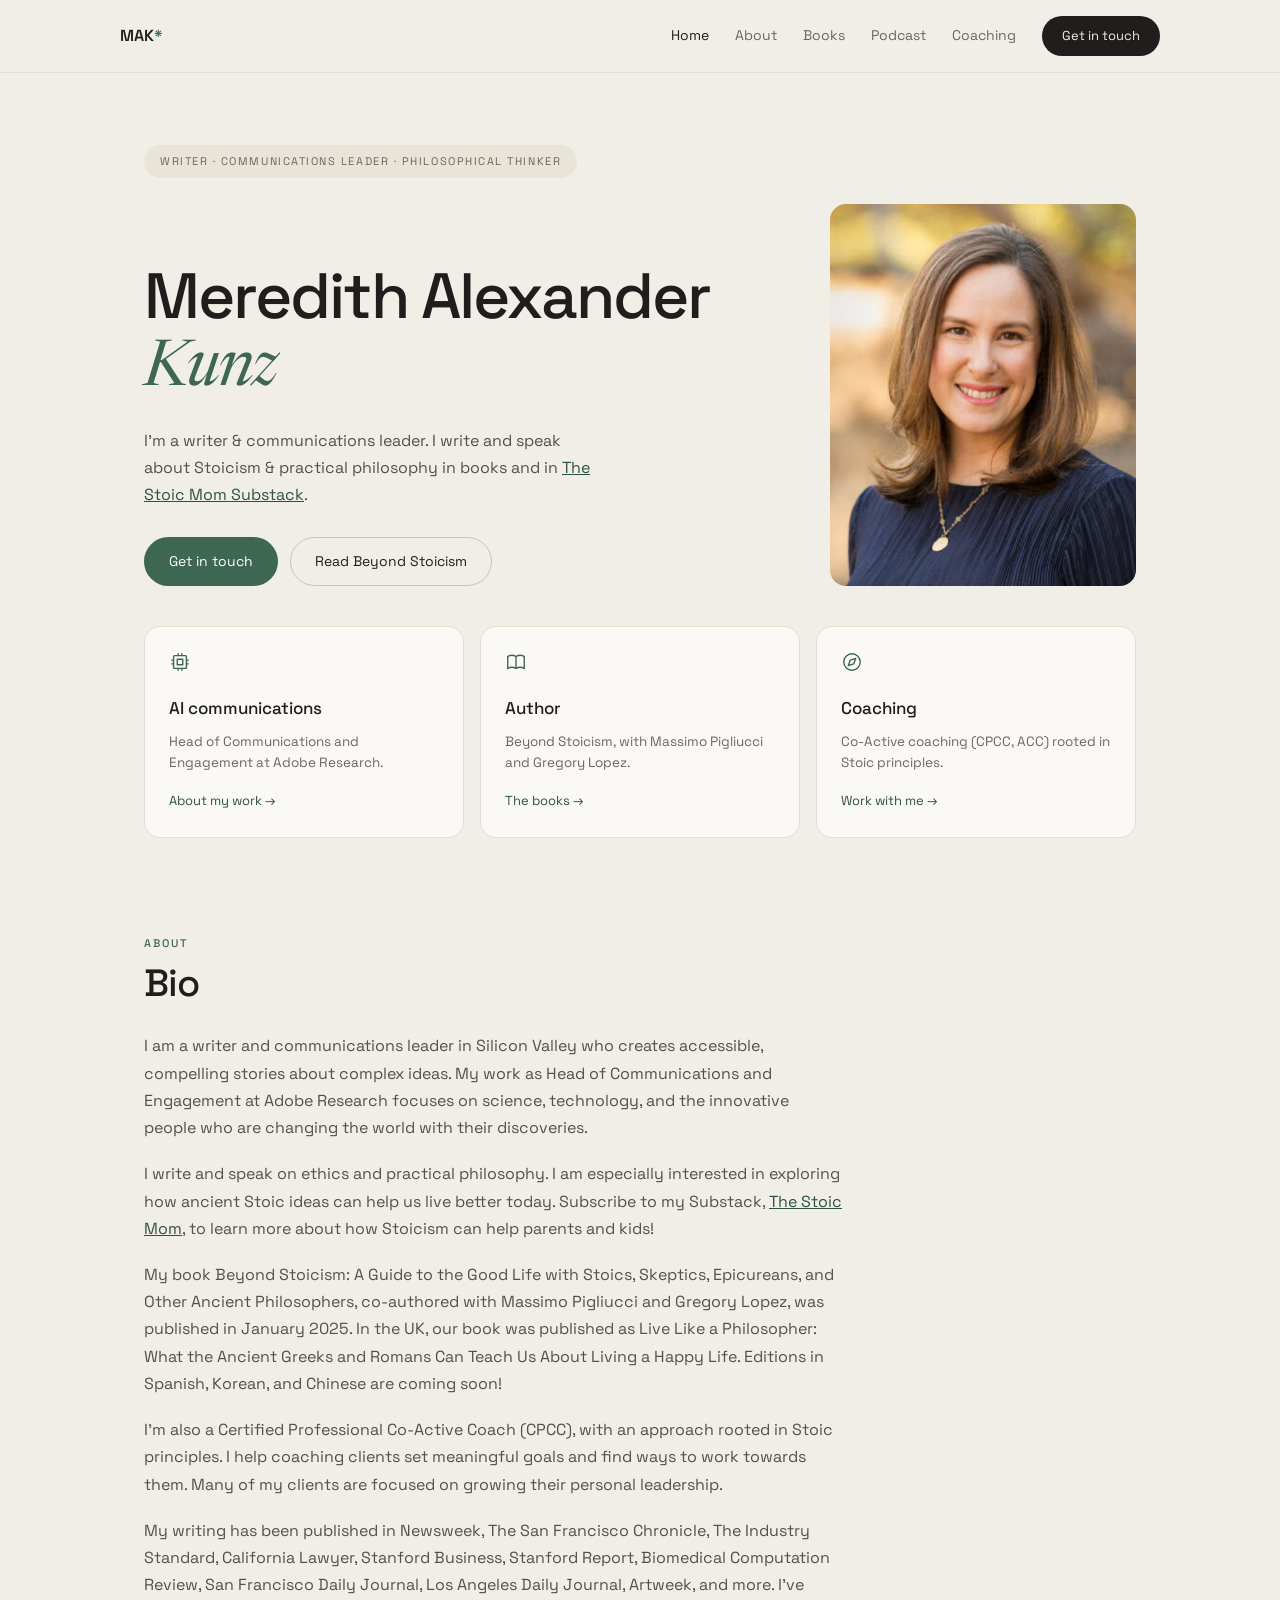
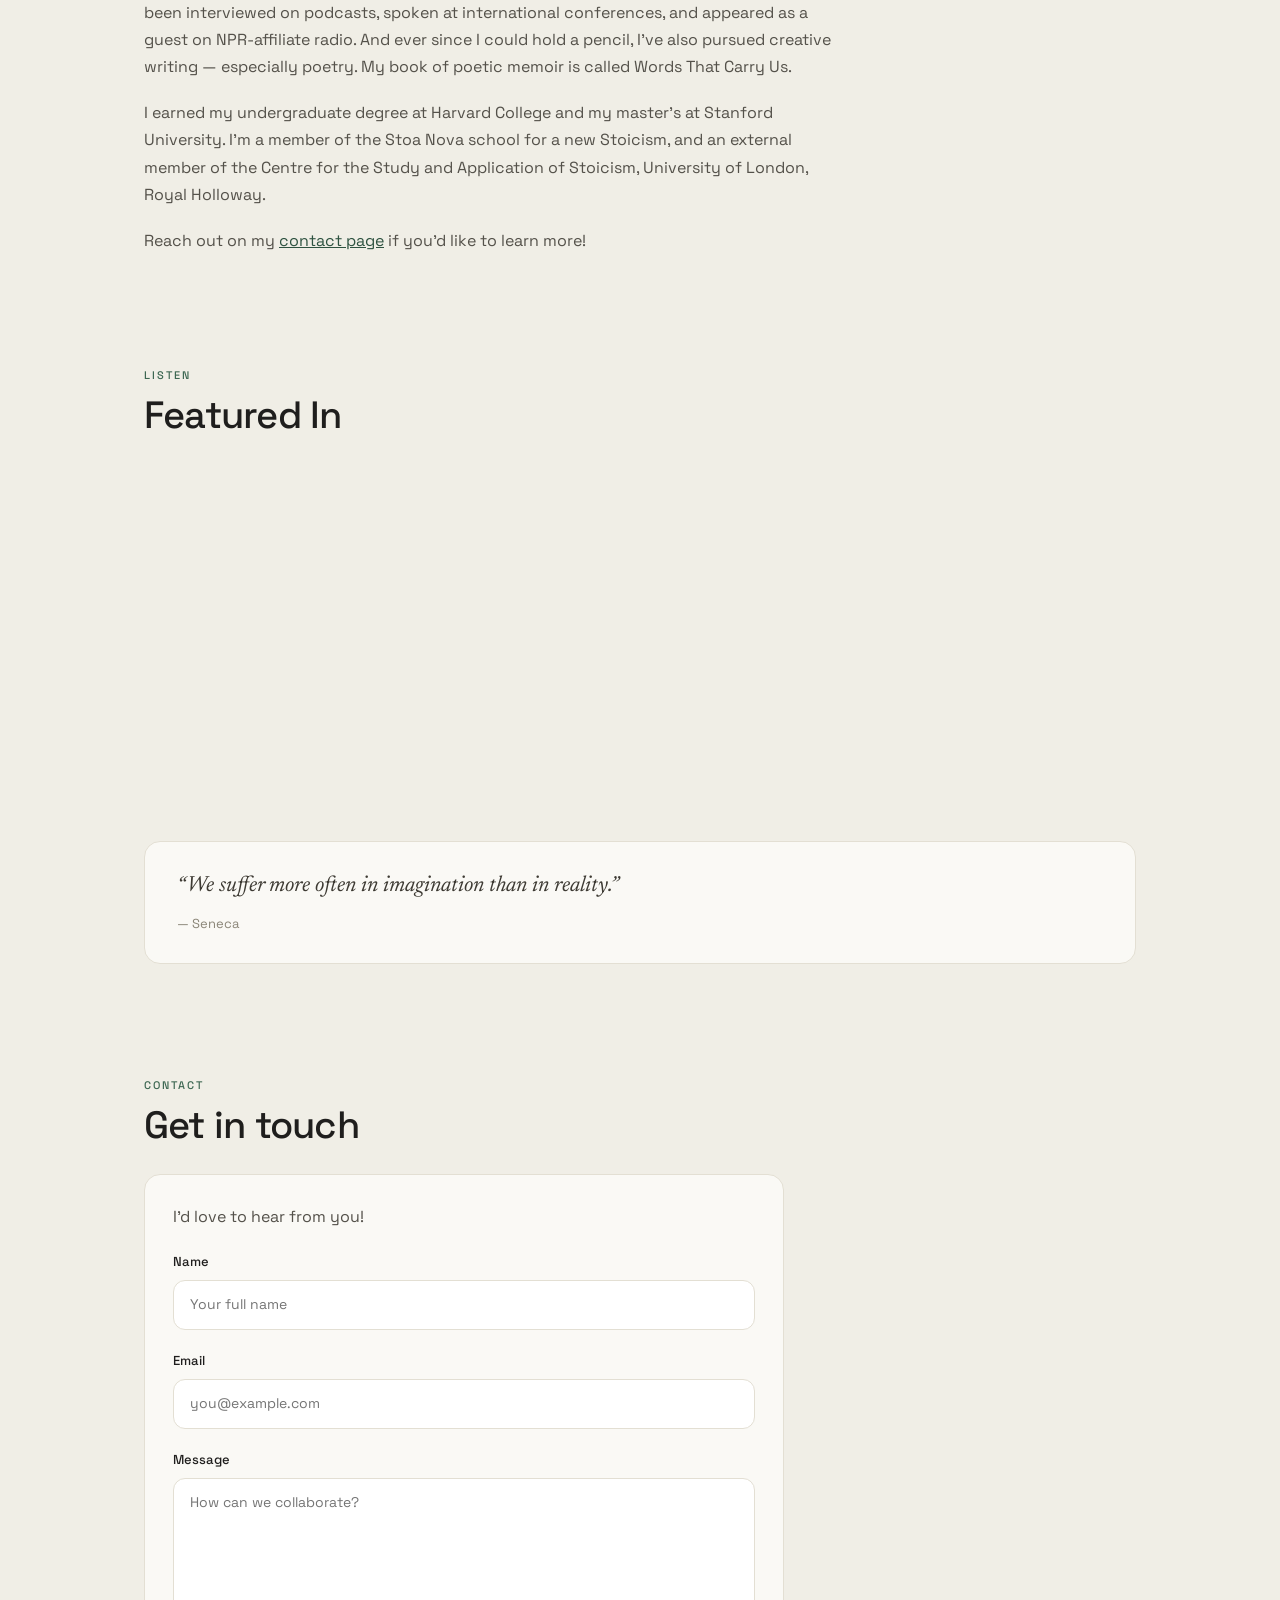
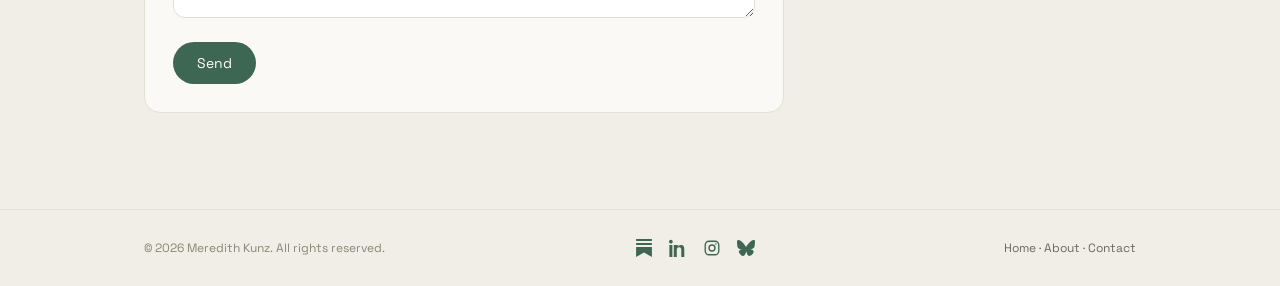
<file: index.html>
<!DOCTYPE html>
<html lang="en">
<head>
  <meta charset="utf-8" />
  <meta name="viewport" content="width=device-width, initial-scale=1" />
  <title>Meredith Alexander Kunz — Writer &amp; Communications Leader</title>
  <meta name="description" content="Writer, AI communications leader, and co-author of Beyond Stoicism." />

  <link rel="preconnect" href="https://fonts.googleapis.com">
  <link rel="preconnect" href="https://fonts.gstatic.com" crossorigin>
  <link href="https://fonts.googleapis.com/css2?family=Space+Grotesk:wght@400;500;600&family=Newsreader:ital,opsz,wght@0,6..72,400;1,6..72,400;1,6..72,500&display=swap" rel="stylesheet">
  <link rel="stylesheet" href="style.css" />
</head>
<body>

  <header>
    <div class="container nav">
      <a class="brand" href="index.html" aria-label="Meredith Alexander Kunz — Home">MAK<em>*</em></a>

      <button class="menu-toggle" id="menuToggle" aria-controls="primaryNav" aria-expanded="false" aria-label="Toggle navigation">
        <span></span><span></span><span></span>
      </button>

      <nav id="primaryNav" class="menu" aria-label="Primary">
        <a href="index.html" class="active">Home</a>
        <a href="#about">About</a>
        <a href="books.html">Books</a>
        <a href="podcast.html">Podcast</a>
        <a href="coaching.html">Coaching</a>
        <a href="#contact" class="nav-cta">Get in touch</a>
      </nav>
    </div>
  </header>

  <main>

    <div id="home" class="hero">
      <div class="container">
        <span class="eyebrow">Writer · Communications Leader · Philosophical Thinker</span>
        <div class="hero-grid">
          <div class="hero-copy reveal">
            <h1>Meredith Alexander <span class="serif">Kunz</span></h1>
            <p class="lead">I'm a writer &amp; communications leader. I write and speak about Stoicism &amp; practical philosophy in books and in <a href="https://substack.com/@thestoicmom" style="color:var(--accent-deep); text-decoration:underline">The Stoic Mom Substack</a>.</p>
            <div class="hero-actions">
              <a class="btn btn-primary" href="#contact">Get in touch</a>
              <a class="btn btn-ghost" href="books.html">Read Beyond Stoicism</a>
            </div>
          </div>
          <div class="hero-media reveal">
            <img class="portrait" src="images/portrait.png" alt="Portrait of Meredith Kunz">
          </div>
        </div>

        <div class="pillars">
          <a class="pillar reveal" href="#about">
            <svg width="22" height="22" viewBox="0 0 24 24" fill="none" stroke="currentColor" stroke-width="1.5" stroke-linecap="round" stroke-linejoin="round" aria-hidden="true"><rect x="5" y="5" width="14" height="14" rx="1"/><rect x="9" y="9" width="6" height="6"/><path d="M3 10h2M3 14h2M10 3v2M14 3v2M21 10h-2M21 14h-2M10 21v-2M14 21v-2"/></svg>
            <h3>AI communications</h3>
            <p>Head of Communications and Engagement at Adobe Research.</p>
            <span class="more">About my work →</span>
          </a>
          <a class="pillar reveal" href="books.html">
            <svg width="22" height="22" viewBox="0 0 24 24" fill="none" stroke="currentColor" stroke-width="1.5" stroke-linecap="round" stroke-linejoin="round" aria-hidden="true"><path d="M3 19a9 9 0 0 1 9 0 9 9 0 0 1 9 0"/><path d="M3 6a9 9 0 0 1 9 0 9 9 0 0 1 9 0"/><path d="M3 6v13M12 6v13M21 6v13"/></svg>
            <h3>Author</h3>
            <p>Beyond Stoicism, with Massimo Pigliucci and Gregory Lopez.</p>
            <span class="more">The books →</span>
          </a>
          <a class="pillar reveal" href="coaching.html">
            <svg width="22" height="22" viewBox="0 0 24 24" fill="none" stroke="currentColor" stroke-width="1.5" stroke-linecap="round" stroke-linejoin="round" aria-hidden="true"><circle cx="12" cy="12" r="9"/><path d="M8 16l2-6 6-2-2 6-6 2"/></svg>
            <h3>Coaching</h3>
            <p>Co-Active coaching (CPCC, ACC) rooted in Stoic principles.</p>
            <span class="more">Work with me →</span>
          </a>
        </div>
      </div>
    </div>

    <section id="about">
      <div class="container">
        <p class="section-label reveal">About</p>
        <h2 class="section-title reveal">Bio</h2>
        <div class="prose reveal">
          <p>I am a writer and communications leader in Silicon Valley who creates accessible, compelling stories about complex ideas. My work as Head of Communications and Engagement at Adobe Research focuses on science, technology, and the innovative people who are changing the world with their discoveries.</p>
          <p>I write and speak on ethics and practical philosophy. I am especially interested in exploring how ancient Stoic ideas can help us live better today. Subscribe to my Substack, <a href="https://substack.com/@thestoicmom" style="color:var(--accent-deep); text-decoration:underline">The Stoic Mom</a>, to learn more about how Stoicism can help parents and kids!</p>
          <p>My book Beyond Stoicism: A Guide to the Good Life with Stoics, Skeptics, Epicureans, and Other Ancient Philosophers, co-authored with Massimo Pigliucci and Gregory Lopez, was published in January 2025. In the UK, our book was published as Live Like a Philosopher: What the Ancient Greeks and Romans Can Teach Us About Living a Happy Life. Editions in Spanish, Korean, and Chinese are coming soon!</p>
          <p>I'm also a Certified Professional Co-Active Coach (CPCC), with an approach rooted in Stoic principles. I help coaching clients set meaningful goals and find ways to work towards them. Many of my clients are focused on growing their personal leadership.</p>
          <p>My writing has been published in Newsweek, The San Francisco Chronicle, The Industry Standard, California Lawyer, Stanford Business, Stanford Report, Biomedical Computation Review, San Francisco Daily Journal, Los Angeles Daily Journal, Artweek, and more. I've been interviewed on podcasts, spoken at international conferences, and appeared as a guest on NPR-affiliate radio. And ever since I could hold a pencil, I've also pursued creative writing — especially poetry. My book of poetic memoir is called Words That Carry Us.</p>
          <p>I earned my undergraduate degree at Harvard College and my master's at Stanford University. I'm a member of the Stoa Nova school for a new Stoicism, and an external member of the Centre for the Study and Application of Stoicism, University of London, Royal Holloway.</p>
          <p>Reach out on my <a href="#contact" style="color:var(--accent-deep); text-decoration:underline">contact page</a> if you'd like to learn more!</p>
        </div>
      </div>
    </section>

    <section id="featured">
      <div class="container">
        <p class="section-label reveal">Listen</p>
        <h2 class="section-title reveal">Featured In</h2>
        <div class="gallery reveal">
          <iframe title="Podcast episode featuring Meredith Kunz" src="https://open.spotify.com/embed/episode/0V31berXcE5H8wZIDwS4mE?utm_source=generator" height="352" allowfullscreen allow="autoplay; clipboard-write; encrypted-media; fullscreen; picture-in-picture" loading="lazy"></iframe>
          <iframe title="Podcast episode featuring Meredith Kunz" src="https://open.spotify.com/embed/episode/3QJoCisEO9tvgPQ6ZmS5tC?utm_source=generator" height="352" allowfullscreen allow="autoplay; clipboard-write; encrypted-media; fullscreen; picture-in-picture" loading="lazy"></iframe>
          <iframe title="The Philosopher's Compass podcast" src="https://open.spotify.com/embed/show/7JMeh4FedVZ8nsw1fzoGtS?utm_source=generator" height="352" allowfullscreen allow="autoplay; clipboard-write; encrypted-media; fullscreen; picture-in-picture" loading="lazy"></iframe>
        </div>

        <div class="quote-card reveal" style="margin-top:24px">
          <blockquote>&ldquo;We suffer more often in imagination than in reality.&rdquo;</blockquote>
          <cite>— Seneca</cite>
        </div>
      </div>
    </section>

    <section id="contact">
      <div class="container">
        <p class="section-label reveal">Contact</p>
        <h2 class="section-title reveal">Get in touch</h2>
        <div class="card reveal" style="max-width:640px">
          <p style="margin-top:0; color:var(--ink-soft)">I'd love to hear from you!</p>
          <form name="contact" method="post" action="#">
            <div>
              <label for="name">Name</label>
              <input id="name" name="name" type="text" placeholder="Your full name" required>
            </div>
            <div>
              <label for="email">Email</label>
              <input id="email" name="email" type="email" placeholder="you@example.com" required>
            </div>
            <div>
              <label for="message">Message</label>
              <textarea id="message" name="message" placeholder="How can we collaborate?" required></textarea>
            </div>
            <button class="btn btn-primary" type="submit">Send</button>
          </form>
        </div>
      </div>
    </section>

  </main>

  <footer>
    <div class="container footer-row">
      <small>© <span id="year"></span> Meredith Kunz. All rights reserved.</small>
      <div class="socials">
        <a href="https://substack.com/@thestoicmom" target="_blank" rel="noopener" aria-label="Substack">
          <svg viewBox="0 0 24 24" fill="currentColor" aria-hidden="true"><path d="M22.54 8.06H1.46V5.28h21.08zM1.46 10.6h21.08V24L12 18.11 1.46 24zM22.54 0H1.46v2.78h21.08z"/></svg>
        </a>
        <a href="https://www.linkedin.com/in/yourprofile" target="_blank" rel="noopener" aria-label="LinkedIn">
          <svg viewBox="0 0 24 24" fill="currentColor" aria-hidden="true"><path d="M4.98 3.5C4.98 4.88 3.87 6 2.5 6S0 4.88 0 3.5 1.12 1 2.5 1s2.48 1.12 2.48 2.5zM.5 8h4v16h-4V8zm7.5 0h3.8v2.2h.05c.53-1 1.83-2.2 3.77-2.2 4.03 0 4.78 2.65 4.78 6.1V24h-4v-8.5c0-2-.03-4.6-2.8-4.6-2.8 0-3.23 2.2-3.23 4.45V24h-4V8z"/></svg>
        </a>
        <a href="https://www.instagram.com/the.stoic.mom/" target="_blank" rel="noopener" aria-label="Instagram">
          <svg viewBox="0 0 24 24" fill="none" stroke="currentColor" stroke-width="1.8" aria-hidden="true"><rect x="3" y="3" width="18" height="18" rx="5"/><circle cx="12" cy="12" r="4"/><circle cx="17.2" cy="6.8" r="1" fill="currentColor" stroke="none"/></svg>
        </a>
        <a href="https://bsky.app/profile/stoicwoman.bsky.social" target="_blank" rel="noopener" aria-label="Bluesky">
          <svg viewBox="0 0 24 24" fill="currentColor" aria-hidden="true"><path d="M12 10.8c-1.087-2.114-4.046-6.053-6.798-7.995C2.566.944 1.561 1.266.902 1.565.139 1.908 0 3.08 0 3.768c0 .69.378 5.65.624 6.479.815 2.736 3.713 3.66 6.383 3.364.136-.02.275-.039.415-.056-3.912.58-7.387 2.005-2.83 7.078 5.013 5.19 6.87-1.113 7.823-4.308.953 3.195 2.05 9.271 7.733 4.308 4.267-4.308 1.172-6.498-2.74-7.078a8.741 8.741 0 0 1-.415-.056c2.67.297 5.568-.628 6.383-3.364.246-.828.624-5.79.624-6.478 0-.69-.139-1.861-.902-2.206-.659-.298-1.664-.62-4.3 1.24C16.046 4.748 13.087 8.687 12 10.8Z"/></svg>
        </a>
      </div>
      <nav aria-label="Footer" style="font-size:12px; color:var(--muted)">
        <a href="index.html">Home</a> · <a href="#about">About</a> · <a href="#contact">Contact</a>
      </nav>
    </div>
  </footer>

  <script src="script.js"></script>
</body>
</html>
</file>
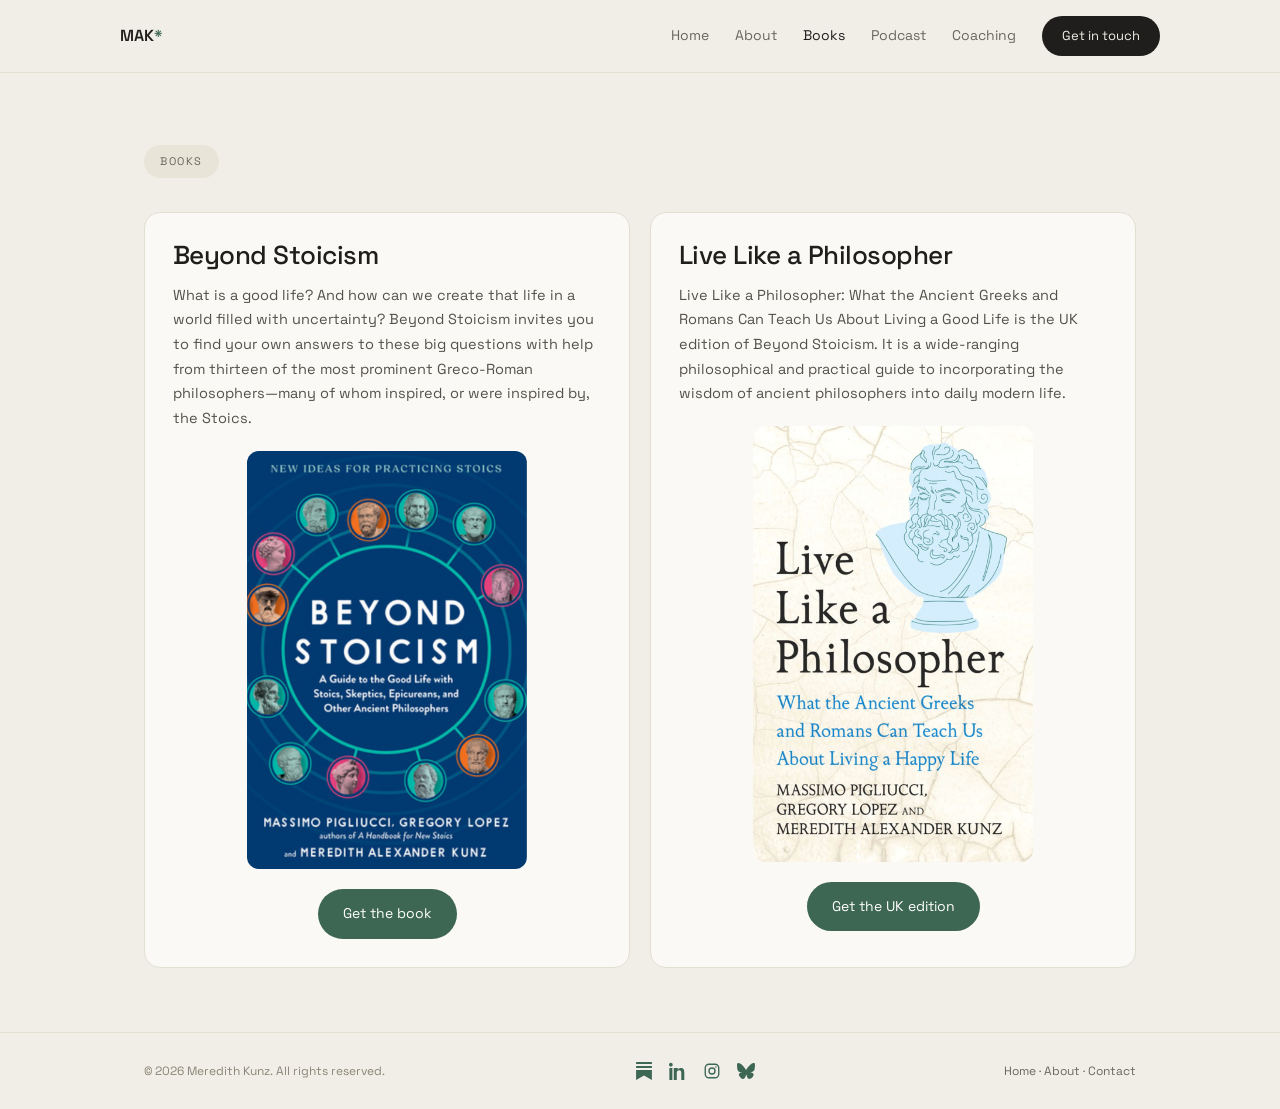
<file: books.html>
<!DOCTYPE html>
<html lang="en">
<head>
  <meta charset="utf-8" />
  <meta name="viewport" content="width=device-width, initial-scale=1" />
  <title>Books — Meredith Alexander Kunz</title>
  <meta name="description" content="Beyond Stoicism and Live Like a Philosopher, co-authored by Meredith Alexander Kunz." />

  <link rel="preconnect" href="https://fonts.googleapis.com">
  <link rel="preconnect" href="https://fonts.gstatic.com" crossorigin>
  <link href="https://fonts.googleapis.com/css2?family=Space+Grotesk:wght@400;500;600&family=Newsreader:ital,opsz,wght@0,6..72,400;1,6..72,400;1,6..72,500&display=swap" rel="stylesheet">
  <link rel="stylesheet" href="style.css" />
</head>
<body>

  <header>
    <div class="container nav">
      <a class="brand" href="index.html" aria-label="Meredith Alexander Kunz — Home">MAK<em>*</em></a>

      <button class="menu-toggle" id="menuToggle" aria-controls="primaryNav" aria-expanded="false" aria-label="Toggle navigation">
        <span></span><span></span><span></span>
      </button>

      <nav id="primaryNav" class="menu" aria-label="Primary">
        <a href="index.html">Home</a>
        <a href="index.html#about">About</a>
        <a href="books.html" class="active">Books</a>
        <a href="podcast.html">Podcast</a>
        <a href="coaching.html">Coaching</a>
        <a href="index.html#contact" class="nav-cta">Get in touch</a>
      </nav>
    </div>
  </header>

  <main>
    <div class="hero" style="padding-bottom:0">
      <div class="container">
        <span class="eyebrow">Books</span>
        <div class="books-grid">

          <div class="card book-card reveal">
            <h2>Beyond Stoicism</h2>
            <p class="lead">What is a good life? And how can we create that life in a world filled with uncertainty? Beyond Stoicism invites you to find your own answers to these big questions with help from thirteen of the most prominent Greco-Roman philosophers—many of whom inspired, or were inspired by, the Stoics.</p>
            <a href="https://theexperimentpublishing.com/catalogs/winter-2025/beyond-stoicism/" target="_blank" rel="noopener">
              <img class="book-cover" src="images/beyond_stoicism.png" alt="Beyond Stoicism book cover">
            </a>
            <a class="btn btn-primary" href="https://theexperimentpublishing.com/catalogs/winter-2025/beyond-stoicism/" target="_blank" rel="noopener">Get the book</a>
          </div>

          <div class="card book-card reveal">
            <h2>Live Like a Philosopher</h2>
            <p class="lead">Live Like a Philosopher: What the Ancient Greeks and Romans Can Teach Us About Living a Good Life is the UK edition of Beyond Stoicism. It is a wide-ranging philosophical and practical guide to incorporating the wisdom of ancient philosophers into daily modern life.</p>
            <a href="https://geni.us/LiveLikeAPhilosopher" target="_blank" rel="noopener">
              <img class="book-cover" src="images/livelike.png" alt="Live Like a Philosopher book cover">
            </a>
            <a class="btn btn-primary" href="https://geni.us/LiveLikeAPhilosopher" target="_blank" rel="noopener">Get the UK edition</a>
          </div>

        </div>
      </div>
    </div>
  </main>

  <footer>
    <div class="container footer-row">
      <small>© <span id="year"></span> Meredith Kunz. All rights reserved.</small>
      <div class="socials">
        <a href="https://substack.com/@thestoicmom" target="_blank" rel="noopener" aria-label="Substack">
          <svg viewBox="0 0 24 24" fill="currentColor" aria-hidden="true"><path d="M22.54 8.06H1.46V5.28h21.08zM1.46 10.6h21.08V24L12 18.11 1.46 24zM22.54 0H1.46v2.78h21.08z"/></svg>
        </a>
        <a href="https://www.linkedin.com/in/yourprofile" target="_blank" rel="noopener" aria-label="LinkedIn">
          <svg viewBox="0 0 24 24" fill="currentColor" aria-hidden="true"><path d="M4.98 3.5C4.98 4.88 3.87 6 2.5 6S0 4.88 0 3.5 1.12 1 2.5 1s2.48 1.12 2.48 2.5zM.5 8h4v16h-4V8zm7.5 0h3.8v2.2h.05c.53-1 1.83-2.2 3.77-2.2 4.03 0 4.78 2.65 4.78 6.1V24h-4v-8.5c0-2-.03-4.6-2.8-4.6-2.8 0-3.23 2.2-3.23 4.45V24h-4V8z"/></svg>
        </a>
        <a href="https://www.instagram.com/the.stoic.mom/" target="_blank" rel="noopener" aria-label="Instagram">
          <svg viewBox="0 0 24 24" fill="none" stroke="currentColor" stroke-width="1.8" aria-hidden="true"><rect x="3" y="3" width="18" height="18" rx="5"/><circle cx="12" cy="12" r="4"/><circle cx="17.2" cy="6.8" r="1" fill="currentColor" stroke="none"/></svg>
        </a>
        <a href="https://bsky.app/profile/stoicwoman.bsky.social" target="_blank" rel="noopener" aria-label="Bluesky">
          <svg viewBox="0 0 24 24" fill="currentColor" aria-hidden="true"><path d="M12 10.8c-1.087-2.114-4.046-6.053-6.798-7.995C2.566.944 1.561 1.266.902 1.565.139 1.908 0 3.08 0 3.768c0 .69.378 5.65.624 6.479.815 2.736 3.713 3.66 6.383 3.364.136-.02.275-.039.415-.056-3.912.58-7.387 2.005-2.83 7.078 5.013 5.19 6.87-1.113 7.823-4.308.953 3.195 2.05 9.271 7.733 4.308 4.267-4.308 1.172-6.498-2.74-7.078a8.741 8.741 0 0 1-.415-.056c2.67.297 5.568-.628 6.383-3.364.246-.828.624-5.79.624-6.478 0-.69-.139-1.861-.902-2.206-.659-.298-1.664-.62-4.3 1.24C16.046 4.748 13.087 8.687 12 10.8Z"/></svg>
        </a>
      </div>
      <nav aria-label="Footer" style="font-size:12px; color:var(--muted)">
        <a href="index.html">Home</a> · <a href="index.html#about">About</a> · <a href="index.html#contact">Contact</a>
      </nav>
    </div>
  </footer>

  <script src="script.js"></script>
</body>
</html>
</file>
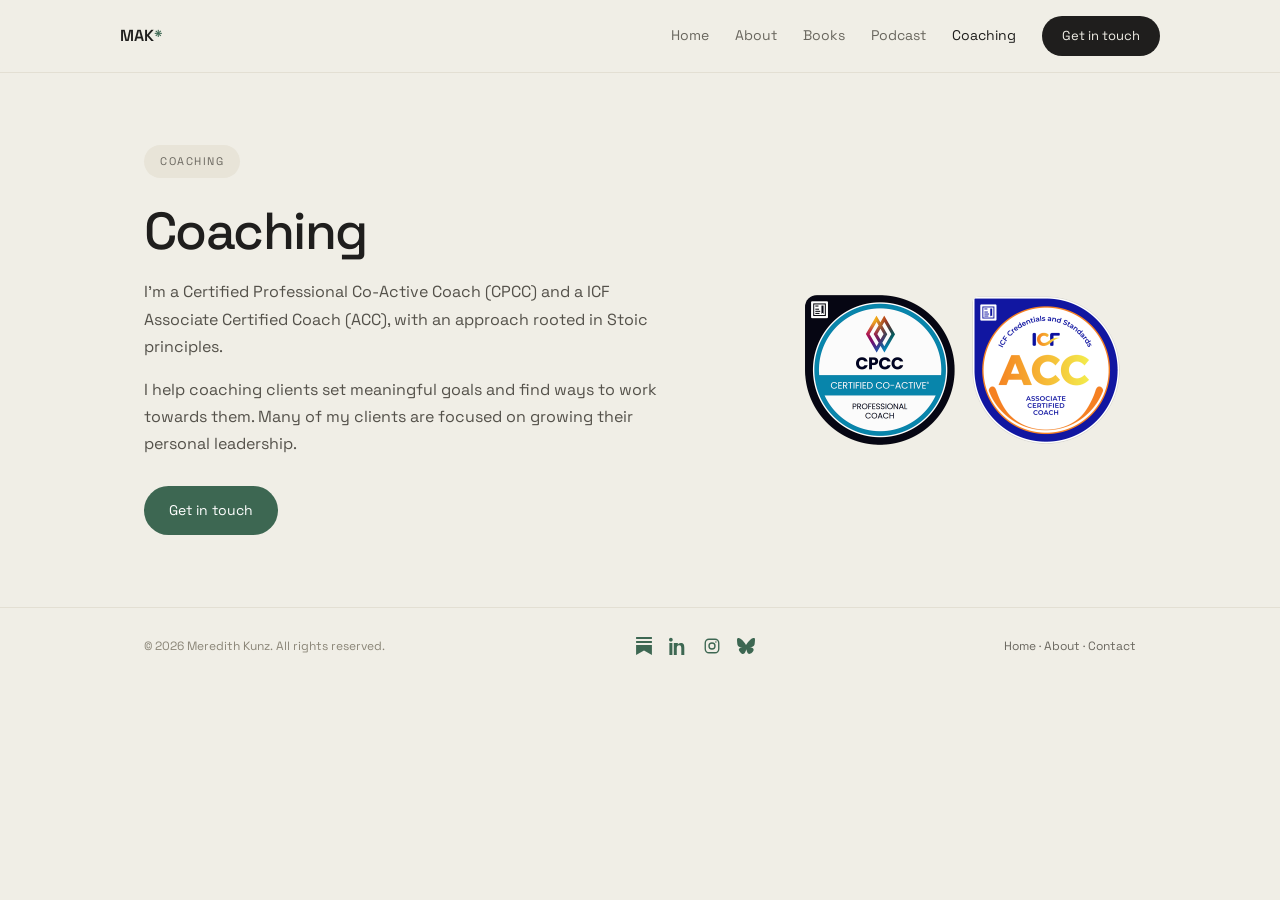
<file: coaching.html>
<!DOCTYPE html>
<html lang="en">
<head>
  <meta charset="utf-8" />
  <meta name="viewport" content="width=device-width, initial-scale=1" />
  <title>Coaching — Meredith Alexander Kunz</title>
  <meta name="description" content="Co-Active coaching (CPCC, ACC) with an approach rooted in Stoic principles." />

  <link rel="preconnect" href="https://fonts.googleapis.com">
  <link rel="preconnect" href="https://fonts.gstatic.com" crossorigin>
  <link href="https://fonts.googleapis.com/css2?family=Space+Grotesk:wght@400;500;600&family=Newsreader:ital,opsz,wght@0,6..72,400;1,6..72,400;1,6..72,500&display=swap" rel="stylesheet">
  <link rel="stylesheet" href="style.css" />
</head>
<body>

  <header>
    <div class="container nav">
      <a class="brand" href="index.html" aria-label="Meredith Alexander Kunz — Home">MAK<em>*</em></a>

      <button class="menu-toggle" id="menuToggle" aria-controls="primaryNav" aria-expanded="false" aria-label="Toggle navigation">
        <span></span><span></span><span></span>
      </button>

      <nav id="primaryNav" class="menu" aria-label="Primary">
        <a href="index.html">Home</a>
        <a href="index.html#about">About</a>
        <a href="books.html">Books</a>
        <a href="podcast.html">Podcast</a>
        <a href="coaching.html" class="active">Coaching</a>
        <a href="index.html#contact" class="nav-cta">Get in touch</a>
      </nav>
    </div>
  </header>

  <main>
    <div class="hero">
      <div class="container">
        <span class="eyebrow">Coaching</span>
        <div class="coaching-grid">
          <div class="coaching-copy reveal">
            <h1 style="margin:0; font-weight:500; font-size:clamp(34px,5vw,52px); letter-spacing:-.03em; line-height:1.05">Coaching</h1>
            <p class="lead" style="color:var(--ink-soft); max-width:52ch; margin:20px 0 0">I'm a Certified Professional Co-Active Coach (CPCC) and a ICF Associate Certified Coach (ACC), with an approach rooted in Stoic principles.</p>
            <p style="color:var(--ink-soft); max-width:52ch; margin:16px 0 0">I help coaching clients set meaningful goals and find ways to work towards them. Many of my clients are focused on growing their personal leadership.</p>
            <div class="hero-actions">
              <a class="btn btn-primary" href="index.html#contact">Get in touch</a>
            </div>
          </div>
          <div class="badges reveal">
            <a href="https://www.credly.com/badges/17fb99be-19cf-4716-8c1f-74ecb56717a1/public_url?trk=public_profile_see-credential" target="_blank" rel="noopener">
              <img class="badge-img" src="images/CPCC.png" alt="CPCC credential badge">
            </a>
            <a href="https://www.credly.com/badges/2baf4c23-366f-4e78-9969-e898d7794748/public_url" target="_blank" rel="noopener">
              <img class="badge-img" src="images/ACC.png" alt="ACC credential badge">
            </a>
          </div>
        </div>
      </div>
    </div>
  </main>

  <footer>
    <div class="container footer-row">
      <small>© <span id="year"></span> Meredith Kunz. All rights reserved.</small>
      <div class="socials">
        <a href="https://substack.com/@thestoicmom" target="_blank" rel="noopener" aria-label="Substack">
          <svg viewBox="0 0 24 24" fill="currentColor" aria-hidden="true"><path d="M22.54 8.06H1.46V5.28h21.08zM1.46 10.6h21.08V24L12 18.11 1.46 24zM22.54 0H1.46v2.78h21.08z"/></svg>
        </a>
        <a href="https://www.linkedin.com/in/yourprofile" target="_blank" rel="noopener" aria-label="LinkedIn">
          <svg viewBox="0 0 24 24" fill="currentColor" aria-hidden="true"><path d="M4.98 3.5C4.98 4.88 3.87 6 2.5 6S0 4.88 0 3.5 1.12 1 2.5 1s2.48 1.12 2.48 2.5zM.5 8h4v16h-4V8zm7.5 0h3.8v2.2h.05c.53-1 1.83-2.2 3.77-2.2 4.03 0 4.78 2.65 4.78 6.1V24h-4v-8.5c0-2-.03-4.6-2.8-4.6-2.8 0-3.23 2.2-3.23 4.45V24h-4V8z"/></svg>
        </a>
        <a href="https://www.instagram.com/the.stoic.mom/" target="_blank" rel="noopener" aria-label="Instagram">
          <svg viewBox="0 0 24 24" fill="none" stroke="currentColor" stroke-width="1.8" aria-hidden="true"><rect x="3" y="3" width="18" height="18" rx="5"/><circle cx="12" cy="12" r="4"/><circle cx="17.2" cy="6.8" r="1" fill="currentColor" stroke="none"/></svg>
        </a>
        <a href="https://bsky.app/profile/stoicwoman.bsky.social" target="_blank" rel="noopener" aria-label="Bluesky">
          <svg viewBox="0 0 24 24" fill="currentColor" aria-hidden="true"><path d="M12 10.8c-1.087-2.114-4.046-6.053-6.798-7.995C2.566.944 1.561 1.266.902 1.565.139 1.908 0 3.08 0 3.768c0 .69.378 5.65.624 6.479.815 2.736 3.713 3.66 6.383 3.364.136-.02.275-.039.415-.056-3.912.58-7.387 2.005-2.83 7.078 5.013 5.19 6.87-1.113 7.823-4.308.953 3.195 2.05 9.271 7.733 4.308 4.267-4.308 1.172-6.498-2.74-7.078a8.741 8.741 0 0 1-.415-.056c2.67.297 5.568-.628 6.383-3.364.246-.828.624-5.79.624-6.478 0-.69-.139-1.861-.902-2.206-.659-.298-1.664-.62-4.3 1.24C16.046 4.748 13.087 8.687 12 10.8Z"/></svg>
        </a>
      </div>
      <nav aria-label="Footer" style="font-size:12px; color:var(--muted)">
        <a href="index.html">Home</a> · <a href="index.html#about">About</a> · <a href="index.html#contact">Contact</a>
      </nav>
    </div>
  </footer>

  <script src="script.js"></script>
</body>
</html>
</file>
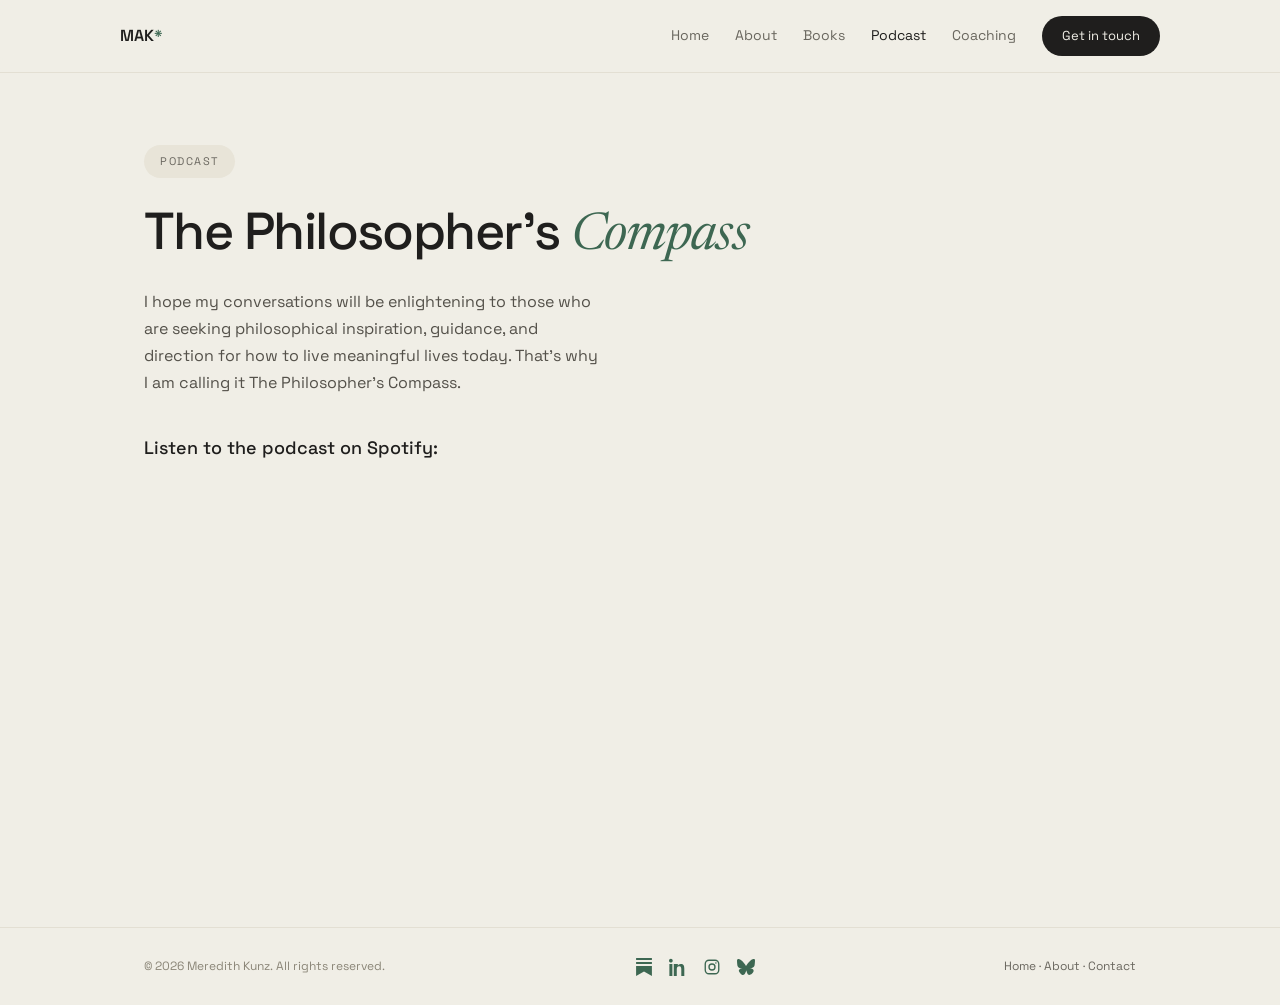
<file: podcast.html>
<!DOCTYPE html>
<html lang="en">
<head>
  <meta charset="utf-8" />
  <meta name="viewport" content="width=device-width, initial-scale=1" />
  <title>Podcast — Meredith Alexander Kunz</title>
  <meta name="description" content="The Philosopher's Compass — a podcast about philosophical inspiration and guidance for meaningful lives today." />

  <link rel="preconnect" href="https://fonts.googleapis.com">
  <link rel="preconnect" href="https://fonts.gstatic.com" crossorigin>
  <link href="https://fonts.googleapis.com/css2?family=Space+Grotesk:wght@400;500;600&family=Newsreader:ital,opsz,wght@0,6..72,400;1,6..72,400;1,6..72,500&display=swap" rel="stylesheet">
  <link rel="stylesheet" href="style.css" />
</head>
<body>

  <header>
    <div class="container nav">
      <a class="brand" href="index.html" aria-label="Meredith Alexander Kunz — Home">MAK<em>*</em></a>

      <button class="menu-toggle" id="menuToggle" aria-controls="primaryNav" aria-expanded="false" aria-label="Toggle navigation">
        <span></span><span></span><span></span>
      </button>

      <nav id="primaryNav" class="menu" aria-label="Primary">
        <a href="index.html">Home</a>
        <a href="index.html#about">About</a>
        <a href="books.html">Books</a>
        <a href="podcast.html" class="active">Podcast</a>
        <a href="coaching.html">Coaching</a>
        <a href="index.html#contact" class="nav-cta">Get in touch</a>
      </nav>
    </div>
  </header>

  <main>
    <div class="hero">
      <div class="container">
        <span class="eyebrow">Podcast</span>
        <div class="hero-copy reveal" style="max-width:640px">
          <h1 style="font-size:clamp(34px,5vw,52px)">The Philosopher's <span class="serif">Compass</span></h1>
          <p class="lead">I hope my conversations will be enlightening to those who are seeking philosophical inspiration, guidance, and direction for how to live meaningful lives today. That's why I am calling it The Philosopher's Compass.</p>
        </div>

        <div class="reveal" style="margin-top:36px">
          <h2 style="font-size:18px; font-weight:500; margin:0">Listen to the podcast on Spotify:</h2>
          <div class="embed-wrap" style="margin-left:0">
            <iframe title="The Philosopher's Compass on Spotify" src="https://open.spotify.com/embed/show/01TWjnf4vQz4rwka1CDkVj/video?utm_source=generator" allowfullscreen allow="autoplay; clipboard-write; encrypted-media; fullscreen; picture-in-picture" loading="lazy"></iframe>
          </div>
        </div>
      </div>
    </div>
  </main>

  <footer>
    <div class="container footer-row">
      <small>© <span id="year"></span> Meredith Kunz. All rights reserved.</small>
      <div class="socials">
        <a href="https://substack.com/@thestoicmom" target="_blank" rel="noopener" aria-label="Substack">
          <svg viewBox="0 0 24 24" fill="currentColor" aria-hidden="true"><path d="M22.54 8.06H1.46V5.28h21.08zM1.46 10.6h21.08V24L12 18.11 1.46 24zM22.54 0H1.46v2.78h21.08z"/></svg>
        </a>
        <a href="https://www.linkedin.com/in/yourprofile" target="_blank" rel="noopener" aria-label="LinkedIn">
          <svg viewBox="0 0 24 24" fill="currentColor" aria-hidden="true"><path d="M4.98 3.5C4.98 4.88 3.87 6 2.5 6S0 4.88 0 3.5 1.12 1 2.5 1s2.48 1.12 2.48 2.5zM.5 8h4v16h-4V8zm7.5 0h3.8v2.2h.05c.53-1 1.83-2.2 3.77-2.2 4.03 0 4.78 2.65 4.78 6.1V24h-4v-8.5c0-2-.03-4.6-2.8-4.6-2.8 0-3.23 2.2-3.23 4.45V24h-4V8z"/></svg>
        </a>
        <a href="https://www.instagram.com/the.stoic.mom/" target="_blank" rel="noopener" aria-label="Instagram">
          <svg viewBox="0 0 24 24" fill="none" stroke="currentColor" stroke-width="1.8" aria-hidden="true"><rect x="3" y="3" width="18" height="18" rx="5"/><circle cx="12" cy="12" r="4"/><circle cx="17.2" cy="6.8" r="1" fill="currentColor" stroke="none"/></svg>
        </a>
        <a href="https://bsky.app/profile/stoicwoman.bsky.social" target="_blank" rel="noopener" aria-label="Bluesky">
          <svg viewBox="0 0 24 24" fill="currentColor" aria-hidden="true"><path d="M12 10.8c-1.087-2.114-4.046-6.053-6.798-7.995C2.566.944 1.561 1.266.902 1.565.139 1.908 0 3.08 0 3.768c0 .69.378 5.65.624 6.479.815 2.736 3.713 3.66 6.383 3.364.136-.02.275-.039.415-.056-3.912.58-7.387 2.005-2.83 7.078 5.013 5.19 6.87-1.113 7.823-4.308.953 3.195 2.05 9.271 7.733 4.308 4.267-4.308 1.172-6.498-2.74-7.078a8.741 8.741 0 0 1-.415-.056c2.67.297 5.568-.628 6.383-3.364.246-.828.624-5.79.624-6.478 0-.69-.139-1.861-.902-2.206-.659-.298-1.664-.62-4.3 1.24C16.046 4.748 13.087 8.687 12 10.8Z"/></svg>
        </a>
      </div>
      <nav aria-label="Footer" style="font-size:12px; color:var(--muted)">
        <a href="index.html">Home</a> · <a href="index.html#about">About</a> · <a href="index.html#contact">Contact</a>
      </nav>
    </div>
  </footer>

  <script src="script.js"></script>
</body>
</html>
</file>
<file: style.css>
:root{
  --bg:#F0EEE6;
  --card:#FAF9F5;
  --ink:#1F1E1D;
  --ink-soft:#54514A;
  --muted:#6A675F;
  --faint:#8A8577;
  --border:#E3DFD3;
  --accent:#3D6752;
  --accent-deep:#2E5240;
  --tag:#E8E4D8;
  --radius:16px;
}

*{box-sizing:border-box}
html{scroll-behavior:smooth}
body{
  margin:0;
  background:var(--bg);
  color:var(--ink);
  font-family:'Space Grotesk','Helvetica Neue',Arial,sans-serif;
  font-size:16px;
  line-height:1.7;
  text-rendering:optimizeLegibility;
  -webkit-font-smoothing:antialiased;
}
img{max-width:100%;display:block}
a{color:inherit;text-decoration:none}
a:focus-visible,button:focus-visible,input:focus-visible,textarea:focus-visible{
  outline:2px solid var(--accent);outline-offset:3px;border-radius:6px;
}

.container{max-width:1040px;margin:0 auto;padding:0 24px}

.serif{font-family:'Newsreader',Georgia,serif;font-style:italic}

/* ---------- Header / nav ---------- */
header{
  position:sticky;top:0;z-index:50;
  background:rgba(240,238,230,.88);
  backdrop-filter:saturate(160%) blur(10px);
  -webkit-backdrop-filter:saturate(160%) blur(10px);
  border-bottom:1px solid var(--border);
}
.nav{display:flex;align-items:center;justify-content:space-between;padding:16px 0}
.brand{font-weight:600;font-size:16px;letter-spacing:-.01em}
.brand em{font-style:normal;color:var(--accent)}
.menu{display:flex;gap:26px;align-items:center;font-size:14px;color:var(--muted)}
.menu a{padding:4px 0;transition:color .2s ease}
.menu a:hover{color:var(--ink)}
.menu a.active{color:var(--ink)}
.menu a.nav-cta{
  background:var(--ink);color:var(--bg);
  padding:9px 20px;border-radius:999px;font-size:13px;
  transition:background .2s ease;
}
.menu a.nav-cta:hover{background:var(--accent-deep);color:#fff}

.menu-toggle{display:none;background:none;border:0;padding:10px;cursor:pointer;border-radius:10px}
.menu-toggle span{display:block;width:24px;height:2px;background:var(--ink);margin:5px 0;border-radius:2px}

@media (max-width:800px){
  .menu{
    display:none;position:absolute;top:100%;left:0;right:0;
    flex-direction:column;align-items:flex-start;gap:4px;
    background:var(--bg);border-bottom:1px solid var(--border);
    padding:12px 24px 20px;
  }
  .menu.open{display:flex}
  .menu a{padding:10px 0;font-size:16px;width:100%}
  .menu a.nav-cta{width:auto;margin-top:8px}
  .menu-toggle{display:inline-flex;flex-direction:column}
}

/* ---------- Hero ---------- */
.hero{padding:72px 0 32px}
.eyebrow{
  display:inline-block;background:var(--tag);color:var(--muted);
  font-size:11px;letter-spacing:.14em;text-transform:uppercase;
  padding:7px 16px;border-radius:999px;margin-bottom:26px;
}
.hero-grid{display:flex;gap:48px;align-items:flex-end}
.hero-copy{flex:1.5;min-width:0}
.hero-copy h1{
  margin:0;font-weight:500;
  font-size:clamp(42px,7vw,64px);
  line-height:1.04;letter-spacing:-.03em;
}
.hero-copy h1 .serif{color:var(--accent);font-weight:400}
.hero-copy .lead{color:var(--ink-soft);font-size:16px;max-width:460px;margin:24px 0 0}
.hero-actions{display:flex;gap:12px;flex-wrap:wrap;margin-top:28px}
.hero-media{flex:.72;min-width:0}
.portrait{width:100%;border-radius:var(--radius);aspect-ratio:4/5;object-fit:cover}
@media (max-width:800px){
  .hero{padding:48px 0 24px}
  .hero-grid{flex-direction:column-reverse;align-items:stretch;gap:32px}
  .hero-media{max-width:320px}
}

/* ---------- Buttons ---------- */
.btn{
  display:inline-block;font-size:14px;font-family:inherit;cursor:pointer;
  padding:12px 24px;border-radius:999px;border:1px solid transparent;
  transition:background .2s ease,border-color .2s ease,transform .2s ease;
}
.btn-primary{background:var(--accent);color:#fff}
.btn-primary:hover{background:var(--accent-deep)}
.btn-ghost{border-color:#C9C4B4;color:var(--ink);background:transparent}
.btn-ghost:hover{border-color:var(--ink)}

/* ---------- Pillar cards ---------- */
.pillars{display:grid;grid-template-columns:repeat(3,1fr);gap:16px;padding:40px 0 8px}
@media (max-width:800px){.pillars{grid-template-columns:1fr}}
.pillar{
  background:var(--card);border:1px solid var(--border);border-radius:var(--radius);
  padding:24px;display:block;
  transition:transform .25s ease,border-color .25s ease;
}
.pillar:hover{transform:translateY(-4px);border-color:var(--accent)}
.pillar svg{color:var(--accent)}
.pillar h3{margin:12px 0 8px;font-size:17px;font-weight:500}
.pillar p{margin:0 0 12px;font-size:13.5px;line-height:1.6;color:var(--muted)}
.pillar .more{font-size:13px;color:var(--accent-deep)}

/* ---------- Sections ---------- */
section{padding:56px 0}
.section-label{
  font-size:11px;letter-spacing:.18em;text-transform:uppercase;
  color:var(--accent);margin:0 0 10px;font-weight:500;
}
.section-title{margin:0 0 28px;font-size:clamp(28px,4vw,38px);font-weight:500;letter-spacing:-.02em;line-height:1.1}
.prose p{margin:0 0 1.2em;color:var(--ink-soft);max-width:70ch}
.prose p:last-child{margin-bottom:0}

/* ---------- Cards & media ---------- */
.card{
  background:var(--card);border:1px solid var(--border);
  border-radius:var(--radius);padding:28px;
}
.gallery{display:grid;grid-template-columns:repeat(auto-fit,minmax(260px,1fr));gap:16px}
.gallery iframe{width:100%;border:0;border-radius:12px}
.embed-wrap{width:100%;max-width:640px;margin:24px auto 0}
.embed-wrap iframe{width:100%;aspect-ratio:16/9;height:auto;border:0;border-radius:12px}

/* ---------- Quote ---------- */
.quote-card{
  background:var(--card);border:1px solid var(--border);border-radius:var(--radius);
  padding:28px 32px;margin:8px 0 0;
}
.quote-card blockquote{
  margin:0;font-family:'Newsreader',Georgia,serif;font-style:italic;
  font-size:22px;line-height:1.5;color:#3D3A33;
}
.quote-card cite{display:block;font-style:normal;font-size:13px;color:var(--faint);margin-top:10px}

/* ---------- Books ---------- */
.books-grid{display:grid;grid-template-columns:1fr 1fr;gap:20px;padding:8px 0 24px}
@media (max-width:800px){.books-grid{grid-template-columns:1fr}}
.book-card{display:flex;flex-direction:column}
.book-card h2{margin:0 0 12px;font-size:26px;font-weight:500;letter-spacing:-.02em;line-height:1.15}
.book-card .lead{color:var(--ink-soft);font-size:14.5px;margin:0 0 20px}
.book-cover{margin:auto auto 20px;max-width:280px;border-radius:12px;transition:transform .25s ease}
a:hover .book-cover{transform:scale(1.02)}
.book-card .btn{align-self:center}

/* ---------- Coaching ---------- */
.coaching-grid{display:flex;gap:40px;align-items:center}
@media (max-width:800px){.coaching-grid{flex-direction:column;align-items:stretch}}
.coaching-copy{flex:1.4}
.badges{display:flex;gap:16px;flex:.8;justify-content:center}
.badge-img{max-width:150px;border-radius:12px;transition:transform .25s ease}
a:hover .badge-img{transform:translateY(-4px)}

/* ---------- Contact form ---------- */
form{display:grid;gap:16px}
label{font-size:13px;font-weight:500;color:var(--ink)}
input,textarea{
  width:100%;padding:12px 16px;margin-top:6px;
  border-radius:12px;border:1px solid var(--border);
  background:#fff;font:inherit;font-size:14px;color:var(--ink);
  transition:border-color .2s ease;
}
input:focus,textarea:focus{border-color:var(--accent);outline:none}
textarea{min-height:140px;resize:vertical}
form .btn{justify-self:start;border:0}

/* ---------- Footer ---------- */
footer{border-top:1px solid var(--border);padding:28px 0;margin-top:40px}
.footer-row{display:flex;align-items:center;justify-content:space-between;gap:16px;flex-wrap:wrap}
.footer-row small{color:var(--faint);font-size:12px}
.socials{display:flex;gap:16px;align-items:center}
.socials a{color:var(--accent);transition:color .2s ease;display:inline-flex}
.socials a:hover{color:var(--accent-deep)}
.socials svg{width:18px;height:18px}

/* ---------- Scroll reveal ---------- */
.reveal{opacity:0;transform:translateY(16px);transition:opacity .7s ease,transform .7s ease}
.reveal.in{opacity:1;transform:none}
@media (prefers-reduced-motion:reduce){
  .reveal{opacity:1;transform:none;transition:none}
  .pillar,.book-cover,.badge-img{transition:none}
  html{scroll-behavior:auto}
}
</file>
